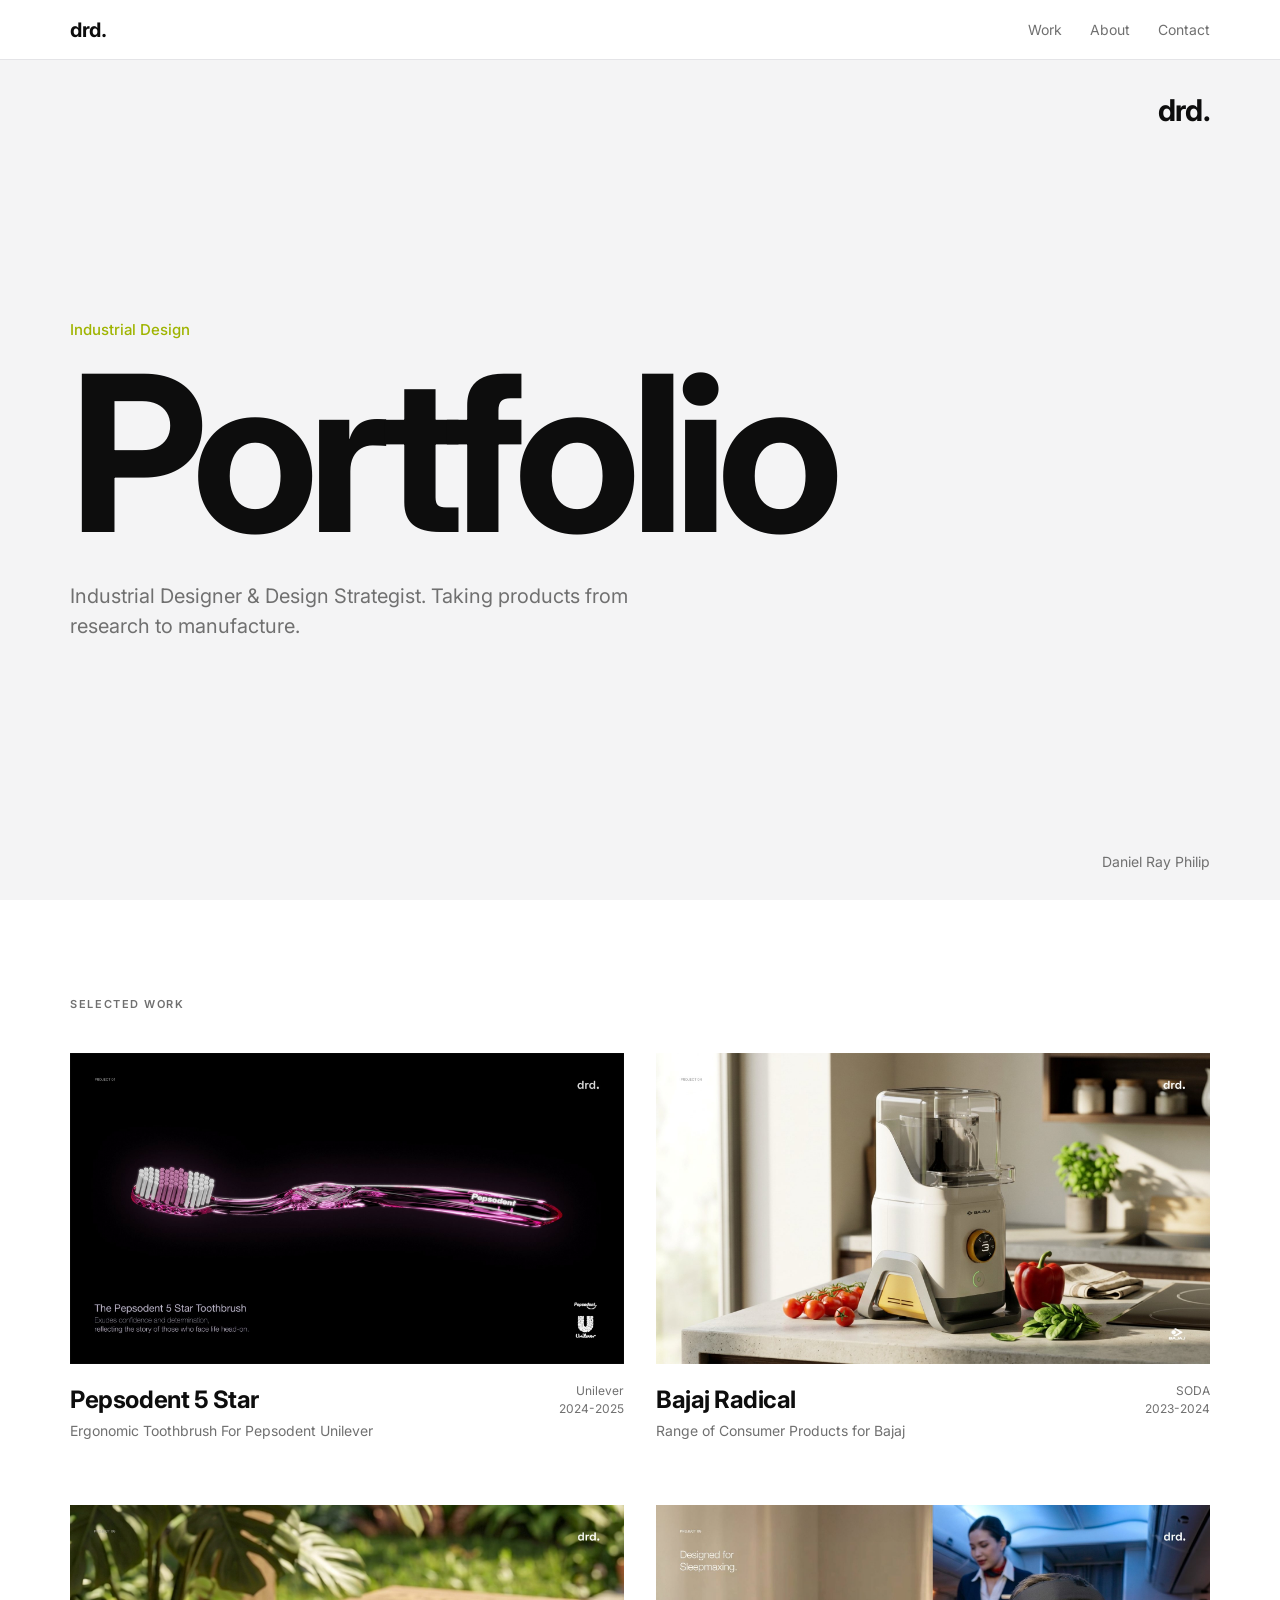
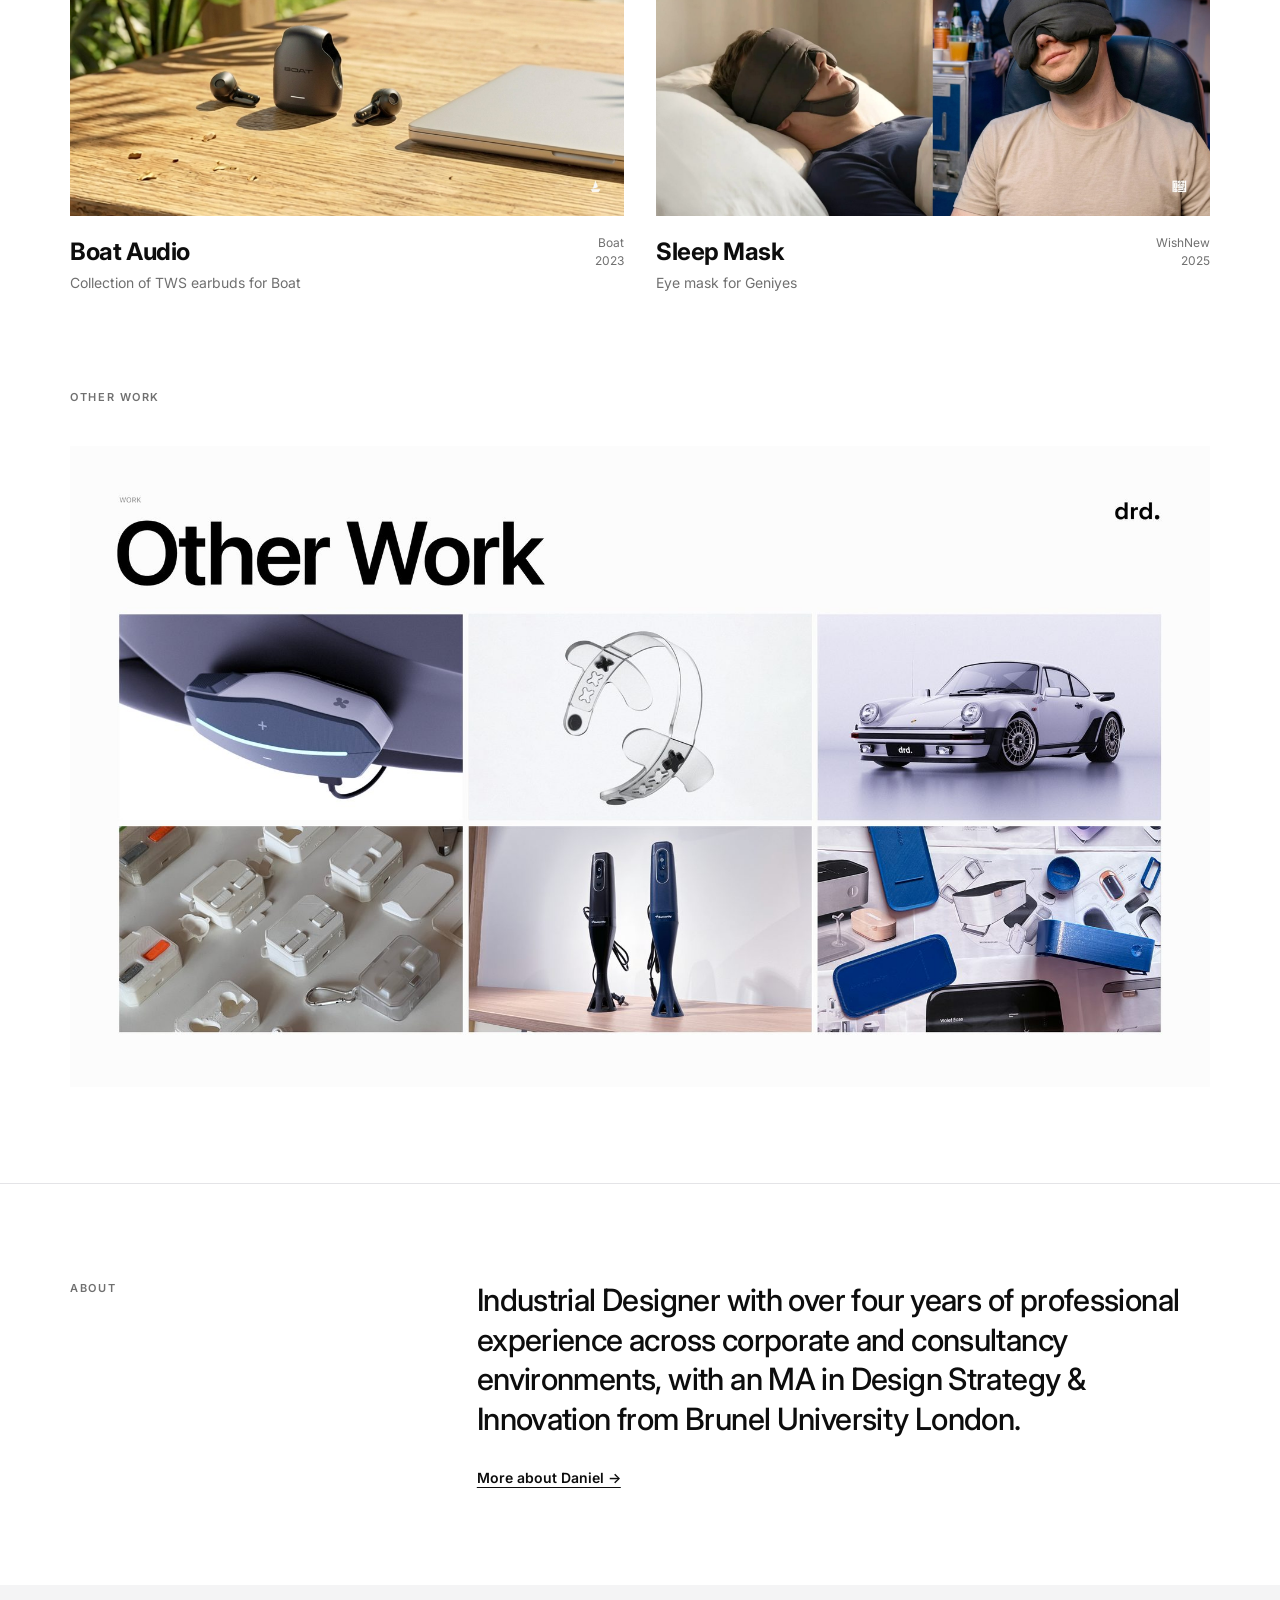
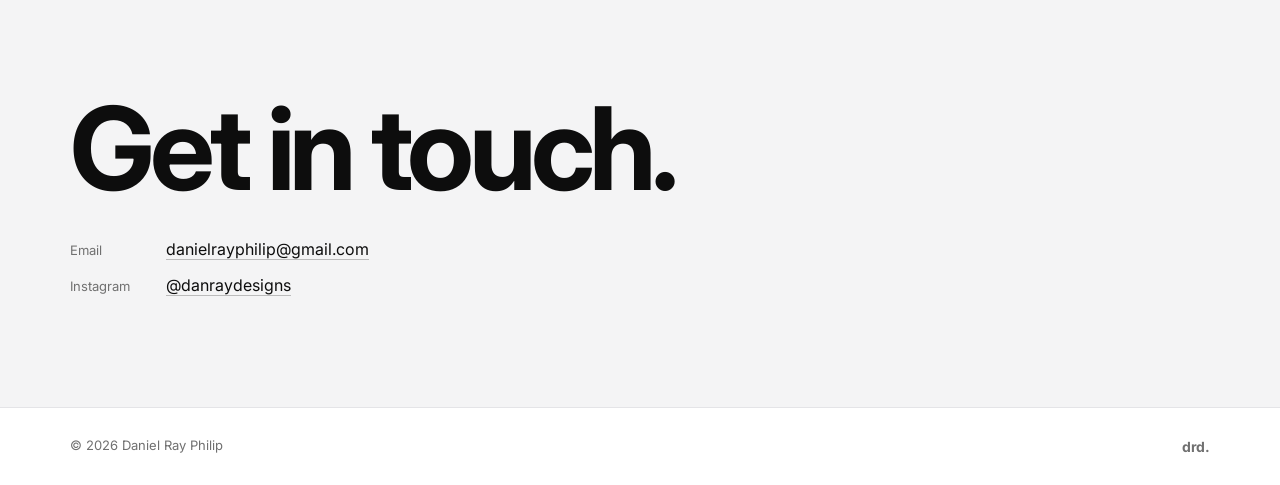
<file: index.html>
<!doctype html>
<html lang="en">
<head>
<meta charset="utf-8">
<meta name="viewport" content="width=device-width, initial-scale=1">
<title>Daniel Ray Philip – Industrial Designer</title>
<meta name="description" content="Industrial Designer &amp; Design Strategist. Taking products from research to manufacture.">
<meta property="og:title" content="Daniel Ray Philip – Industrial Designer">
<meta property="og:description" content="Industrial Designer &amp; Design Strategist. Taking products from research to manufacture.">
<meta property="og:image" content="images/pepsodent/04.jpg">
<link rel="icon" href="data:image/svg+xml,<svg xmlns='http://www.w3.org/2000/svg' viewBox='0 0 32 32'><rect width='32' height='32' fill='%23c6e000'/><text x='16' y='22' font-family='Arial' font-weight='700' font-size='13' text-anchor='middle'>drd.</text></svg>">
<link rel="preconnect" href="https://fonts.googleapis.com"><link rel="preconnect" href="https://fonts.gstatic.com" crossorigin>
<link href="https://fonts.googleapis.com/css2?family=Inter:wght@400;500;600;700&display=swap" rel="stylesheet">
<link rel="stylesheet" href="styles.css">
</head>
<body data-page="home"><div id="app"><div class="seo px" style="padding:40px 0"><h1>Daniel Ray Philip – Industrial Designer &amp; Design Strategist</h1><p>Industrial Designer &amp; Design Strategist based in London, UK. Taking products from research to manufacture. Selected work: Pepsodent 5 Star ergonomic toothbrush for Unilever; Bajaj Radical range of consumer products; Boat Audio TWS earbuds; Sleep Mask for Geniyes (Kickstarter). MA Design Strategy and Innovation, Brunel University London. Contact: danielrayphilip@gmail.com</p></div></div>
<script src="content.js"></script>
<script src="site.js"></script>
</body>
</html>
</file>
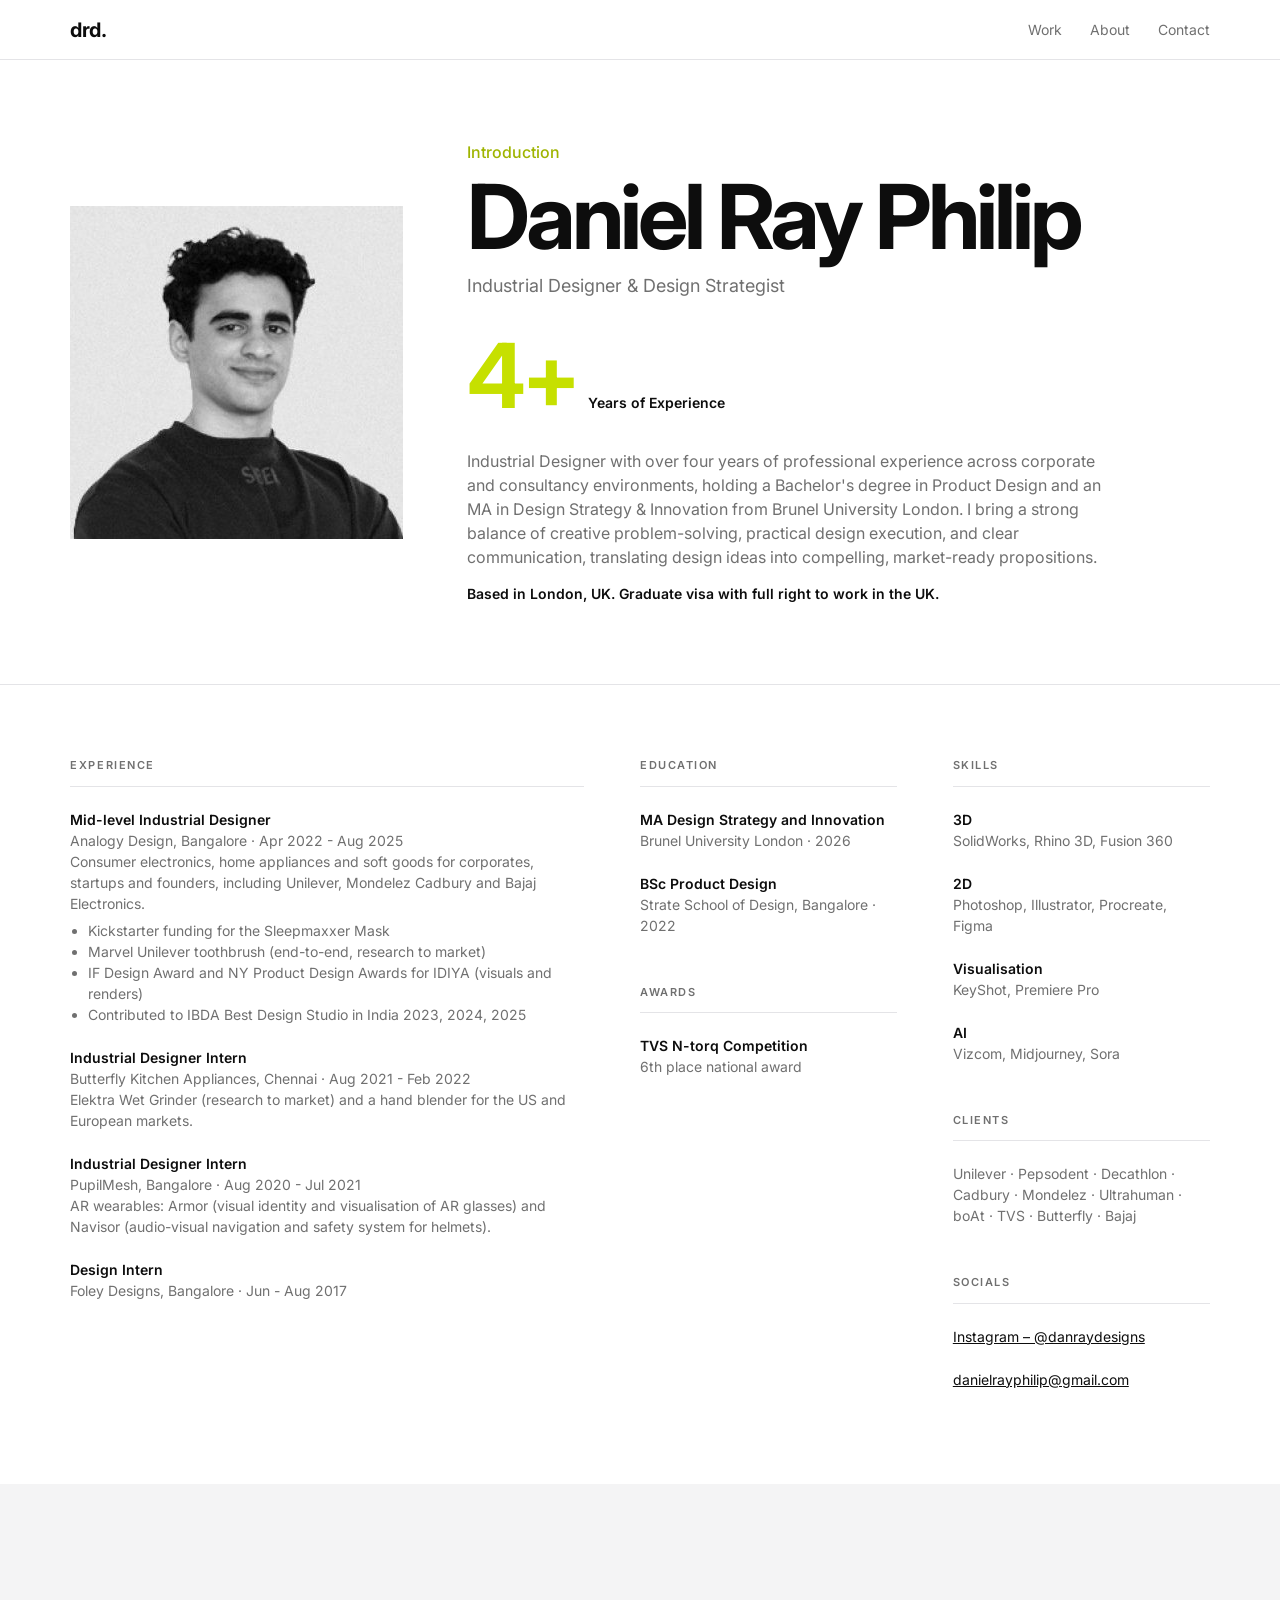
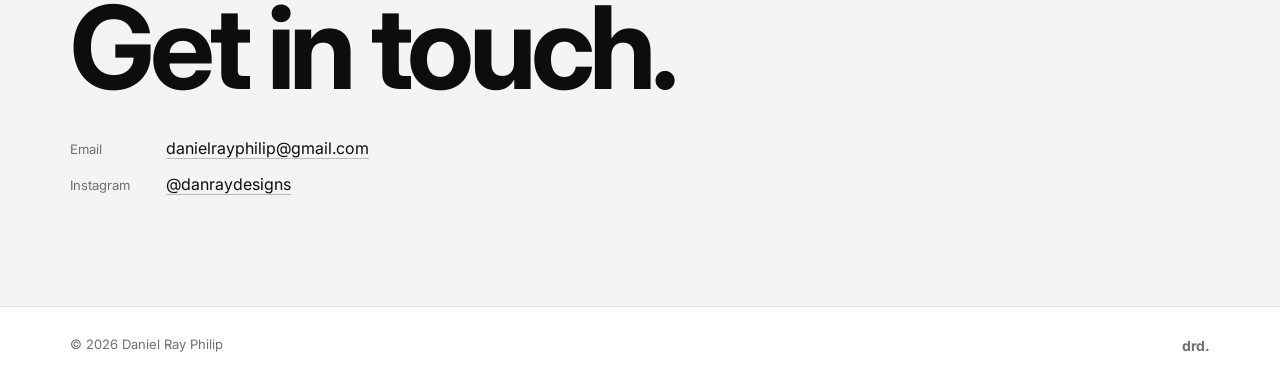
<file: about.html>
<!doctype html>
<html lang="en">
<head>
<meta charset="utf-8">
<meta name="viewport" content="width=device-width, initial-scale=1">
<title>About – Daniel Ray Philip, Industrial Designer</title>
<meta name="description" content="Industrial Designer &amp; Design Strategist based in London, UK. Experience, education, skills and awards.">
<meta property="og:title" content="About – Daniel Ray Philip, Industrial Designer">
<meta property="og:description" content="Industrial Designer &amp; Design Strategist based in London, UK. Experience, education, skills and awards.">
<meta property="og:image" content="images/pepsodent/04.jpg">
<link rel="icon" href="data:image/svg+xml,<svg xmlns='http://www.w3.org/2000/svg' viewBox='0 0 32 32'><rect width='32' height='32' fill='%23c6e000'/><text x='16' y='22' font-family='Arial' font-weight='700' font-size='13' text-anchor='middle'>drd.</text></svg>">
<link rel="preconnect" href="https://fonts.googleapis.com"><link rel="preconnect" href="https://fonts.gstatic.com" crossorigin>
<link href="https://fonts.googleapis.com/css2?family=Inter:wght@400;500;600;700&display=swap" rel="stylesheet">
<link rel="stylesheet" href="styles.css">
</head>
<body data-page="about"><div id="app"><div class="seo px" style="padding:40px 0"><h1>Daniel Ray Philip – Industrial Designer &amp; Design Strategist</h1><p>Industrial Designer &amp; Design Strategist based in London, UK. Taking products from research to manufacture. Selected work: Pepsodent 5 Star ergonomic toothbrush for Unilever; Bajaj Radical range of consumer products; Boat Audio TWS earbuds; Sleep Mask for Geniyes (Kickstarter). MA Design Strategy and Innovation, Brunel University London. Contact: danielrayphilip@gmail.com</p></div></div>
<script src="content.js"></script>
<script src="site.js"></script>
</body>
</html>
</file>
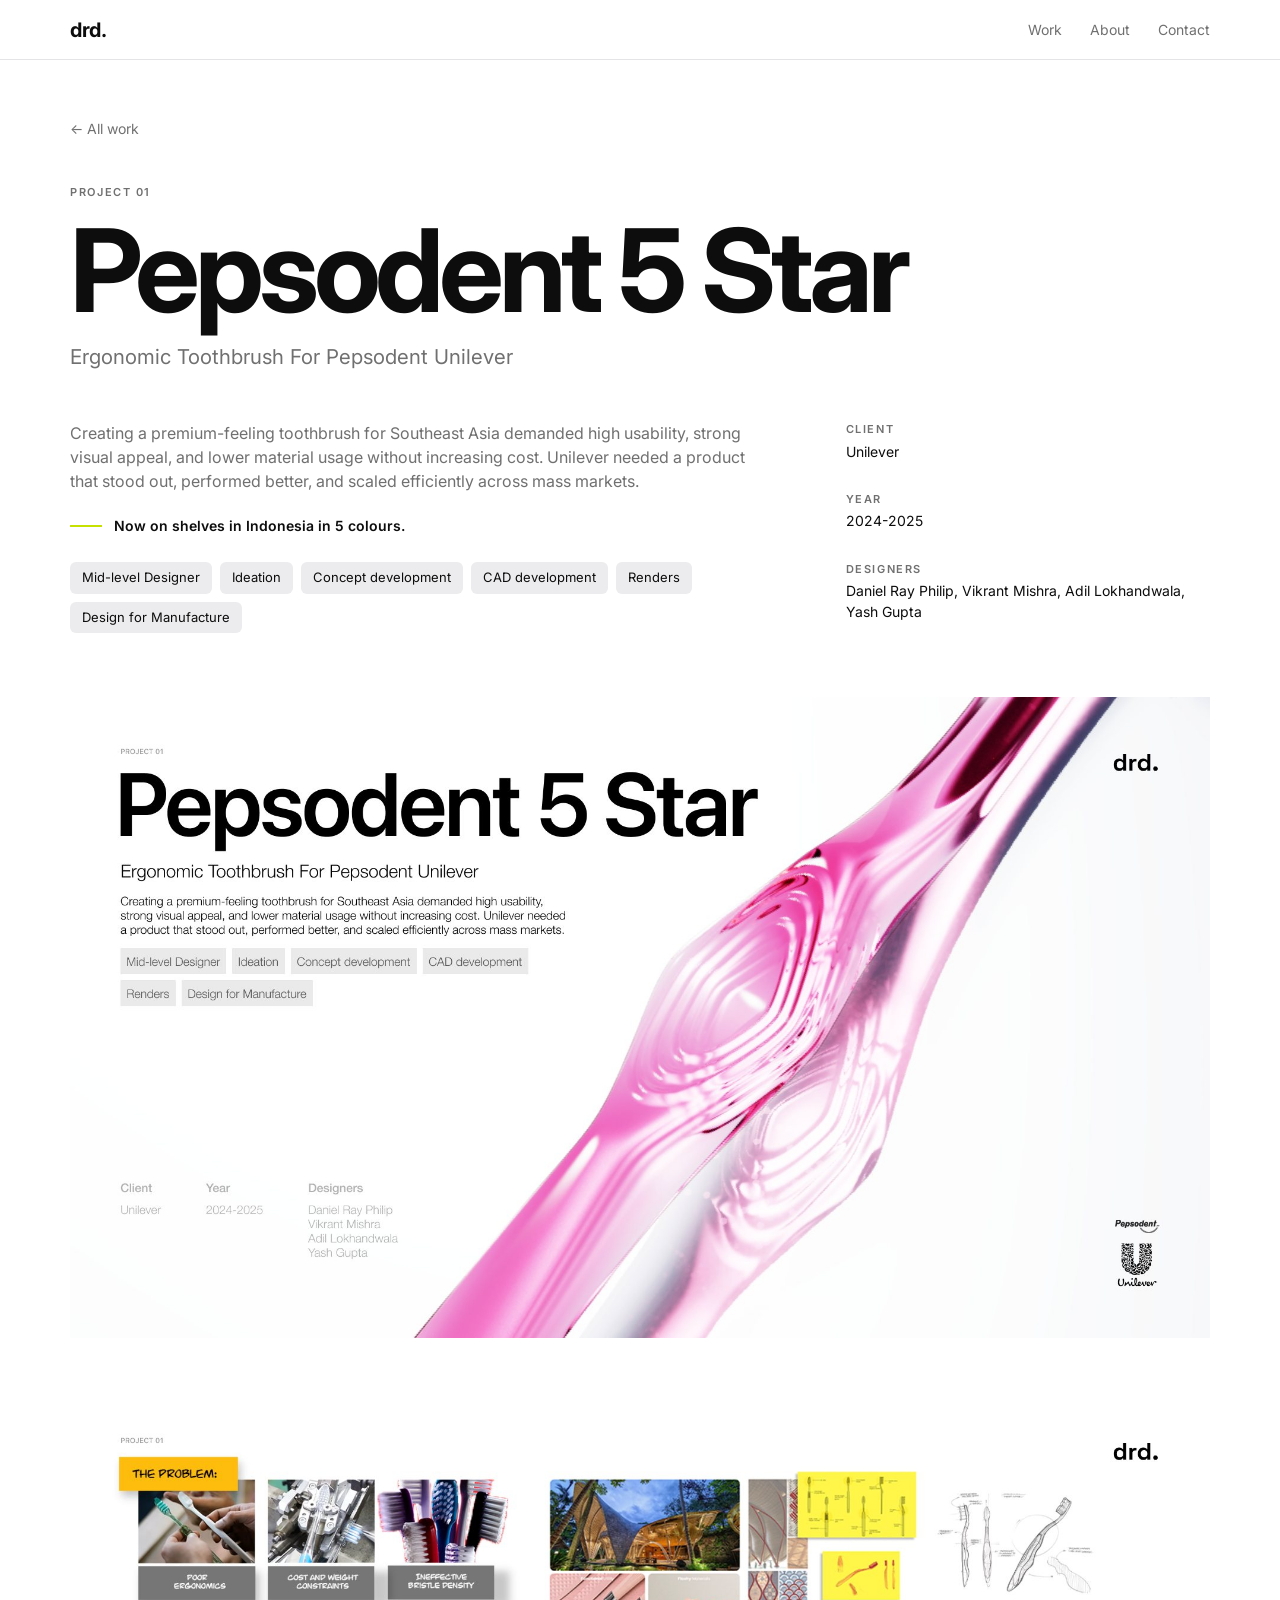
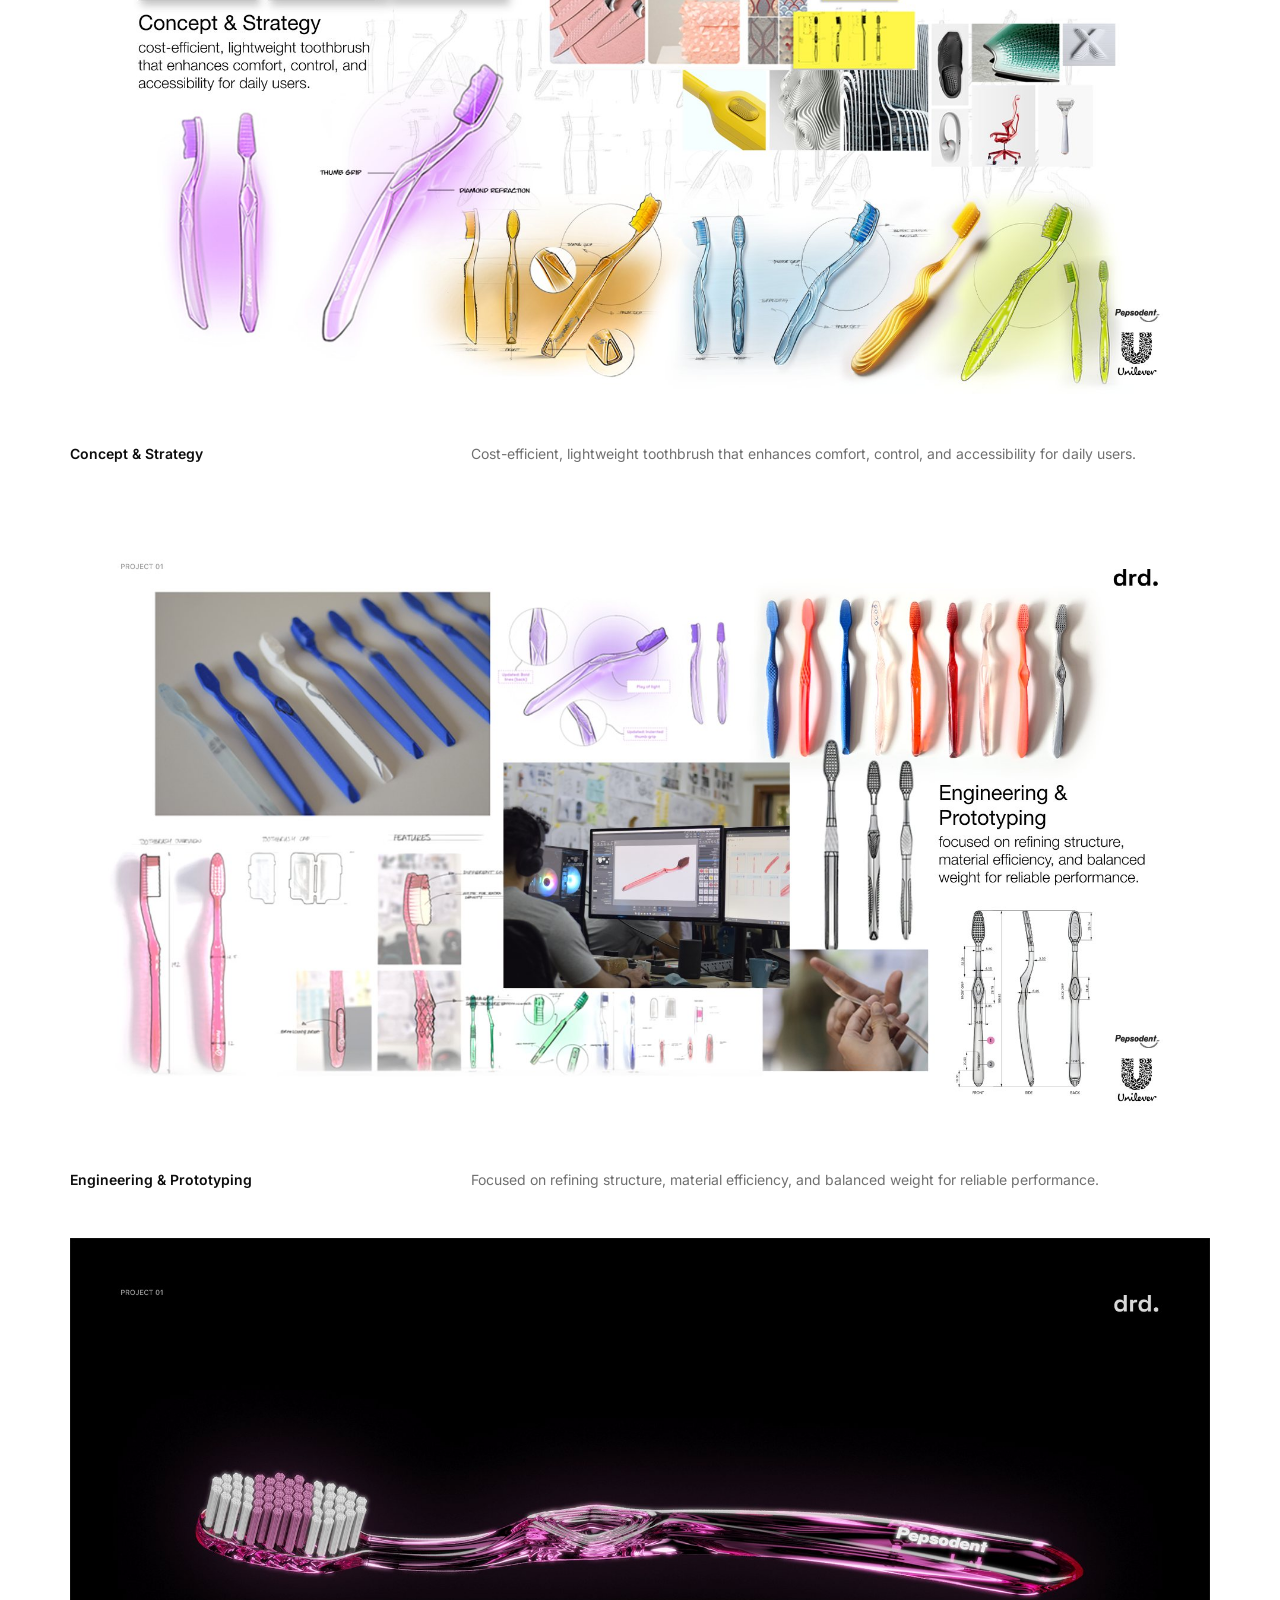
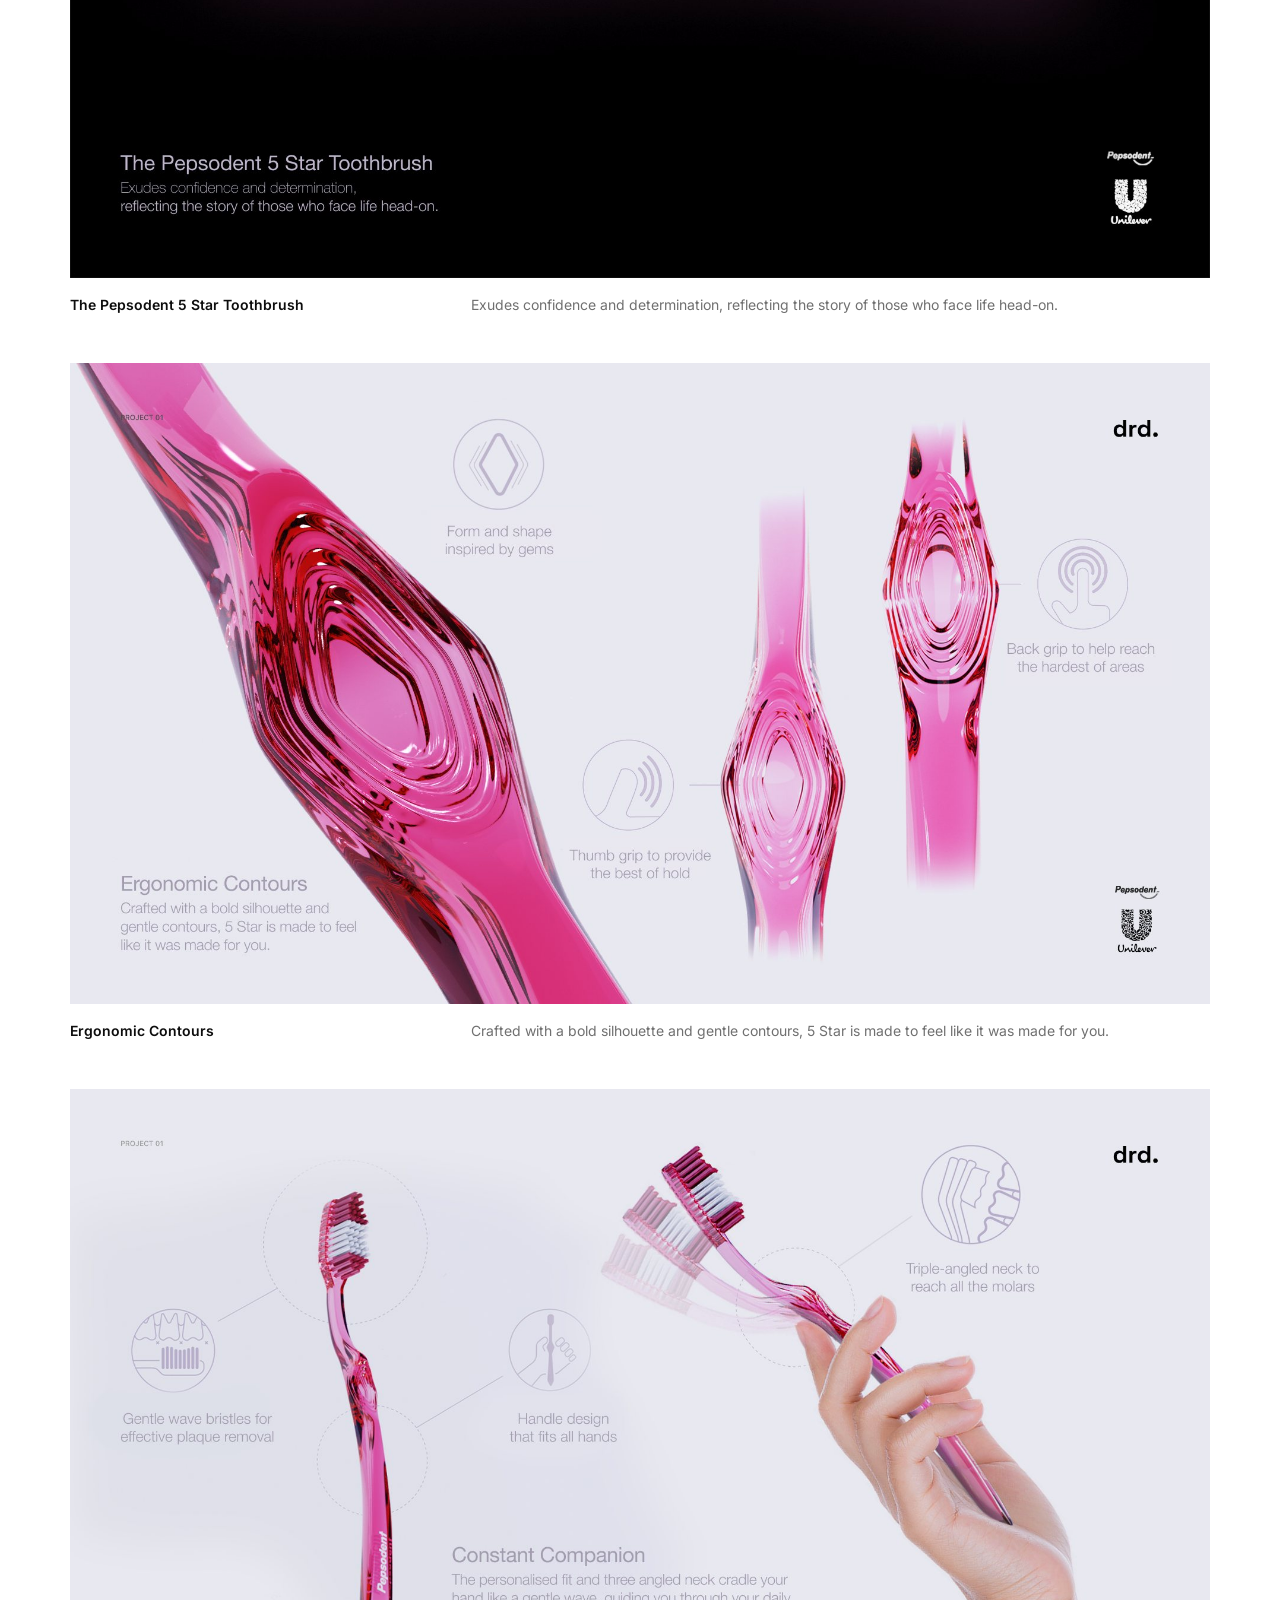
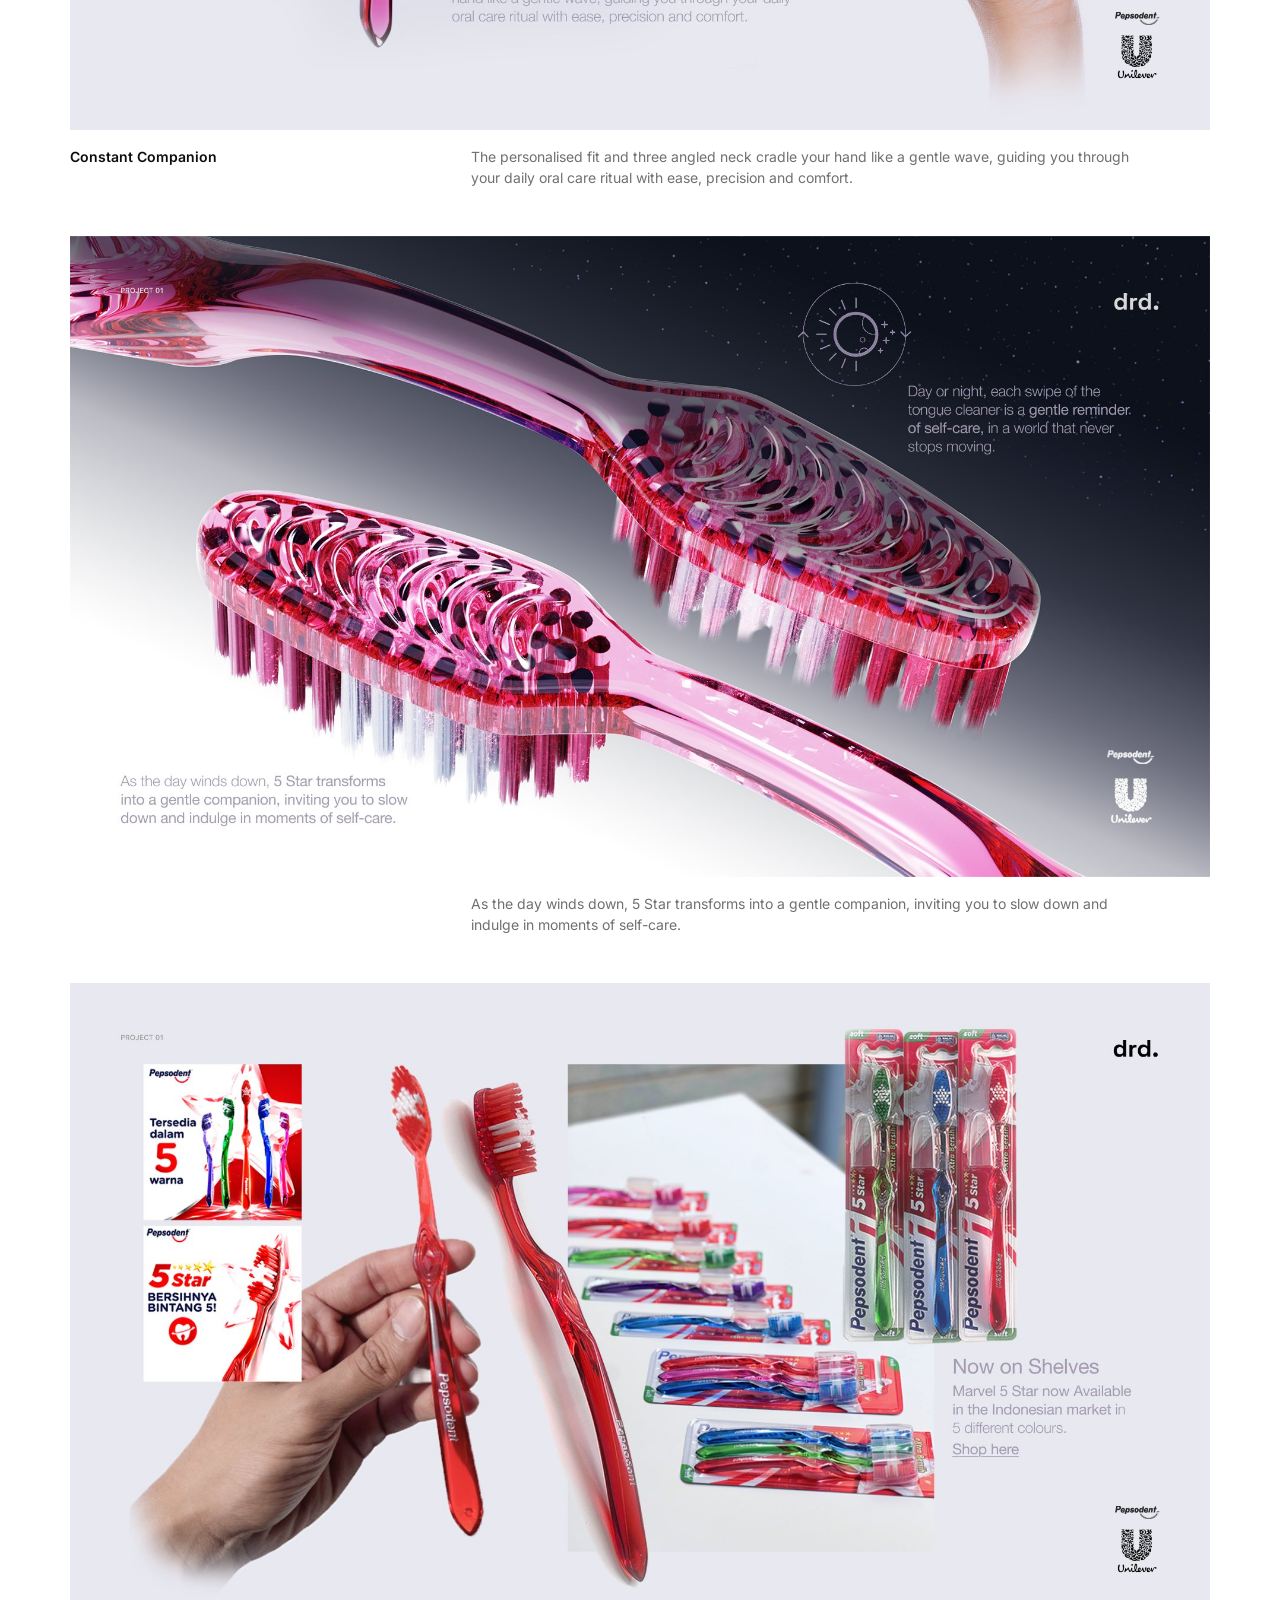
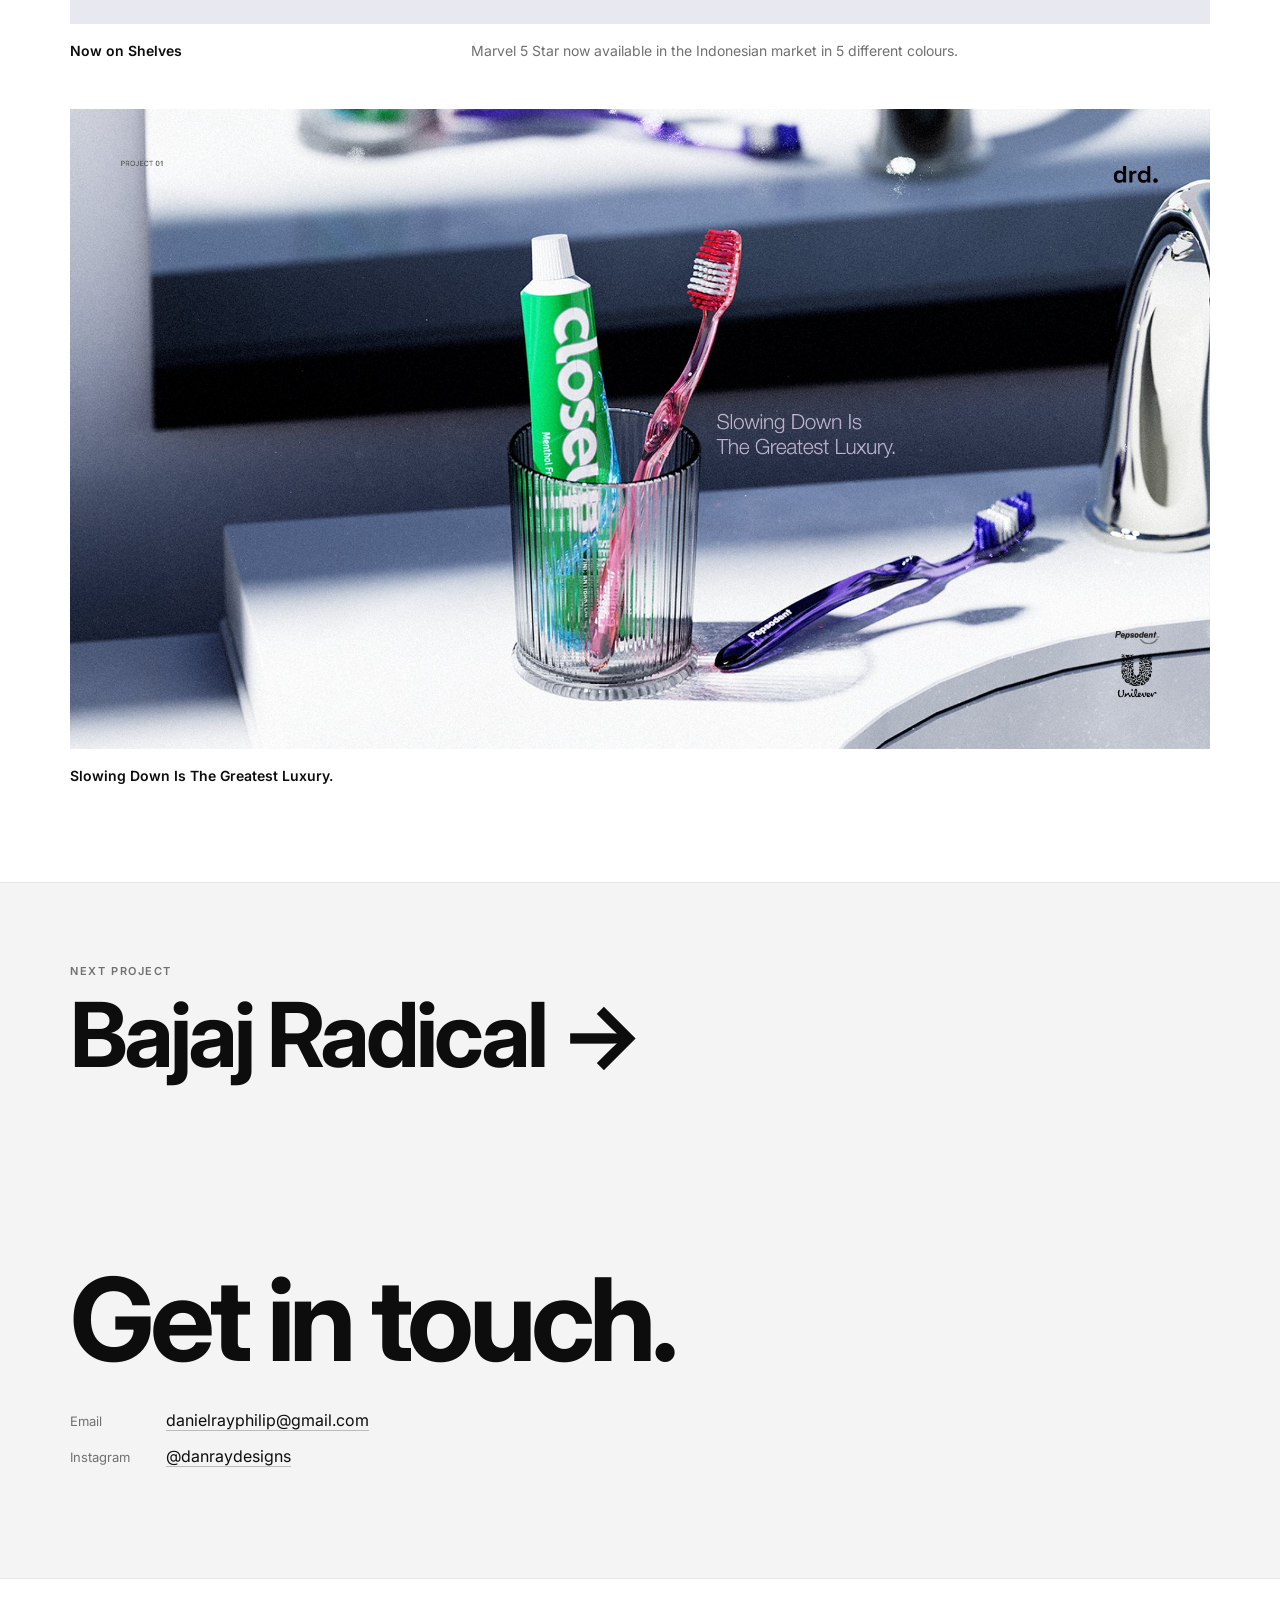
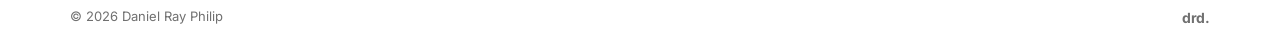
<file: project.html>
<!doctype html>
<html lang="en">
<head>
<meta charset="utf-8">
<meta name="viewport" content="width=device-width, initial-scale=1">
<title>Project – Daniel Ray Philip, Industrial Designer</title>
<meta name="description" content="Industrial design project by Daniel Ray Philip.">
<meta property="og:title" content="Project – Daniel Ray Philip, Industrial Designer">
<meta property="og:description" content="Industrial design project by Daniel Ray Philip.">
<meta property="og:image" content="images/pepsodent/04.jpg">
<link rel="icon" href="data:image/svg+xml,<svg xmlns='http://www.w3.org/2000/svg' viewBox='0 0 32 32'><rect width='32' height='32' fill='%23c6e000'/><text x='16' y='22' font-family='Arial' font-weight='700' font-size='13' text-anchor='middle'>drd.</text></svg>">
<link rel="preconnect" href="https://fonts.googleapis.com"><link rel="preconnect" href="https://fonts.gstatic.com" crossorigin>
<link href="https://fonts.googleapis.com/css2?family=Inter:wght@400;500;600;700&display=swap" rel="stylesheet">
<link rel="stylesheet" href="styles.css">
</head>
<body data-page="project"><div id="app"><div class="seo px" style="padding:40px 0"><h1>Daniel Ray Philip – Industrial Designer &amp; Design Strategist</h1><p>Industrial Designer &amp; Design Strategist based in London, UK. Taking products from research to manufacture. Selected work: Pepsodent 5 Star ergonomic toothbrush for Unilever; Bajaj Radical range of consumer products; Boat Audio TWS earbuds; Sleep Mask for Geniyes (Kickstarter). MA Design Strategy and Innovation, Brunel University London. Contact: danielrayphilip@gmail.com</p></div></div>
<script src="content.js"></script>
<script src="site.js"></script>
</body>
</html>
</file>
<file: styles.css>
/* Site styles. Colours and fonts are set at the top. */
:root{
  --lime:#c6e000;      /* accent colour */
  --ink:#0d0d0d;       /* main text */
  --muted:#707070;     /* grey text */
  --surface:#f4f4f5;   /* light grey panels */
  --line:#e4e4e7;      /* divider lines */
  --pad:clamp(20px,5.5vw,85px);
}
*{box-sizing:border-box;margin:0;padding:0}
html{scroll-behavior:smooth}
body{font-family:"Inter","Helvetica Neue",Helvetica,Arial,sans-serif;color:var(--ink);background:#fff;line-height:1.5;-webkit-font-smoothing:antialiased}
img{display:block;max-width:100%}
a{color:inherit}
.px{padding-left:var(--pad);padding-right:var(--pad)}
.eyebrow{font-size:11px;font-weight:600;letter-spacing:.14em;text-transform:uppercase;color:var(--muted)}
.lime{color:#9fb400}
.display{font-weight:700;letter-spacing:-.045em;line-height:.92}
.muted{color:var(--muted)}

/* nav */
.nav{position:sticky;top:0;z-index:10;display:flex;justify-content:space-between;align-items:center;height:60px;background:rgba(255,255,255,.92);backdrop-filter:blur(8px);border-bottom:1px solid var(--line)}
.wordmark{font-weight:700;font-size:20px;letter-spacing:-.03em;text-decoration:none}
.nav ul{display:flex;gap:28px;list-style:none;font-size:14px}
.nav ul a{text-decoration:none;color:var(--muted)} .nav ul a:hover{color:var(--ink)}

/* hero */
.hero{position:relative;min-height:calc(100svh - 60px);max-height:900px;display:flex;flex-direction:column;justify-content:center;background:var(--surface);padding-top:80px;padding-bottom:80px}
.hero .eyebrow-lime{color:#9fb400;font-weight:500;font-size:15px;margin-bottom:12px}
.hero h1{font-size:clamp(84px,17vw,250px)}
.hero p.pos{margin-top:28px;max-width:560px;font-size:clamp(16px,1.6vw,20px);color:var(--muted)}
.hero .corner{position:absolute;right:var(--pad);bottom:28px;font-size:14px;color:var(--muted)}
.hero .corner-top{position:absolute;right:var(--pad);top:28px;font-size:30px}

section.block{padding-top:96px;padding-bottom:96px}
.grid{display:grid;grid-template-columns:1fr 1fr;gap:64px 32px;margin-top:40px}
.card{text-decoration:none;display:block}
.card .meta{display:flex;justify-content:space-between;gap:16px;margin-top:18px}
.card h3{font-size:24px;font-weight:700;letter-spacing:-.02em}
.card .sub{font-size:14px;color:var(--muted);margin-top:2px}
.card .cy{font-size:12px;color:var(--muted);text-align:right;flex-shrink:0}
.card .frame{transition:opacity .2s} .card:hover .frame{opacity:.88}
.frame{background:var(--surface);aspect-ratio:16/9;overflow:hidden}
.frame img{width:100%;height:100%;object-fit:contain}

.split{display:grid;grid-template-columns:1fr 2fr;gap:40px;border-top:1px solid var(--line)}
.teaser{font-size:clamp(22px,2.4vw,32px);font-weight:500;line-height:1.3;letter-spacing:-.02em}
.textlink{display:inline-block;margin-top:28px;font-size:14px;font-weight:600;text-underline-offset:4px}

/* contact */
.contact{background:var(--surface);padding-top:110px;padding-bottom:110px}
.contact h2{font-size:clamp(56px,9vw,130px)}
.contact ul{list-style:none;margin-top:36px;display:grid;gap:12px;font-size:16px}
.contact li a{text-decoration:none;border-bottom:1px solid #bbb} .contact li a:hover{border-color:var(--ink)}
.contact .k{display:inline-block;width:96px;color:var(--muted);font-size:13px}
footer{display:flex;justify-content:space-between;padding-top:28px;padding-bottom:28px;font-size:13px;color:var(--muted);border-top:1px solid var(--line)}

/* project page */
.back{font-size:14px;color:var(--muted);text-decoration:none}
.phead{padding-top:56px;padding-bottom:64px}
.phead h1{font-size:clamp(52px,9vw,140px);margin-top:16px}
.phead .sub{font-size:clamp(17px,1.6vw,21px);color:var(--muted);margin-top:20px}
.pinfo{display:grid;grid-template-columns:2fr 1fr;gap:48px;margin-top:48px}
.pinfo p.desc{max-width:680px;color:var(--muted)}
.outcome{display:flex;align-items:center;gap:12px;margin-top:22px;font-size:14px;font-weight:600}
.outcome:before{content:"";width:32px;height:2px;background:var(--lime)}
.chips{display:flex;flex-wrap:wrap;gap:8px;margin-top:26px}
.chip{font-size:13px;background:#ececee;padding:6px 12px;border-radius:6px}
.chip.badge{background:var(--lime);font-weight:600}
dl.meta{display:grid;gap:18px;font-size:14px} dl.meta dt{margin-bottom:3px}
.slides{display:grid;gap:48px;padding-bottom:96px}
.cap{display:grid;grid-template-columns:1fr 2fr;gap:32px;margin-top:16px;font-size:14px}
.cap strong{font-weight:600} .cap p{color:var(--muted);max-width:680px}
.next{display:block;text-decoration:none;background:var(--surface);padding-top:80px;padding-bottom:80px;border-top:1px solid var(--line)}
.next .display{font-size:clamp(44px,7vw,100px);margin-top:14px;transition:color .2s} .next:hover .display{color:var(--muted)}

/* about page */
.intro{display:grid;grid-template-columns:auto 1fr;gap:64px;align-items:center;padding-top:80px;padding-bottom:80px}
.portrait{width:min(333px,100%);aspect-ratio:1/1;object-fit:cover;filter:grayscale(1);background:var(--surface)}
.intro h1{font-size:clamp(48px,7vw,104px)}
.stat{display:flex;align-items:baseline;gap:12px;margin-top:32px}
.stat b{font-size:clamp(64px,7vw,100px);font-weight:700;letter-spacing:-.05em;line-height:1;color:var(--lime);-webkit-text-stroke:0}
.btn{display:inline-block;margin-top:28px;background:var(--ink);color:#fff;text-decoration:none;font-size:14px;font-weight:600;padding:12px 24px;border-radius:999px}
.cols{display:grid;grid-template-columns:2fr 1fr 1fr;gap:56px;border-top:1px solid var(--line);padding-top:72px;padding-bottom:72px}
.col h2{border-bottom:1px solid var(--line);padding-bottom:12px;margin-bottom:22px}
.col .item{margin-bottom:22px;font-size:14px}
.col .item b{display:block;font-weight:600}
.col .item span,.col .item p,.col li{color:var(--muted)}
.col ul{padding-left:18px;margin-top:6px}
.stack>*+*{margin-top:48px}

/* gentle fade-in */
.reveal{opacity:0;transform:translateY(14px);transition:opacity .6s ease,transform .6s ease}
.reveal.in{opacity:1;transform:none}
@media (prefers-reduced-motion:reduce){.reveal{opacity:1;transform:none;transition:none}}

/* tablet & mobile */
@media (max-width:900px){
  .cols{grid-template-columns:1fr 1fr} .cols .col:first-child{grid-column:1/-1}
  .intro{grid-template-columns:1fr;gap:36px}
}
@media (max-width:700px){
  .grid{grid-template-columns:1fr;gap:48px}
  .split,.pinfo,.cap{grid-template-columns:1fr;gap:16px}
  .cap{gap:4px}
  .cols{grid-template-columns:1fr}
  .nav ul{gap:18px}
  .hero{min-height:auto;padding-top:96px;padding-bottom:110px}
  .hero .corner-top{display:none}
  section.block{padding-top:64px;padding-bottom:64px}
  .slides{gap:32px}
  .contact .k{width:84px}
}
</file>
